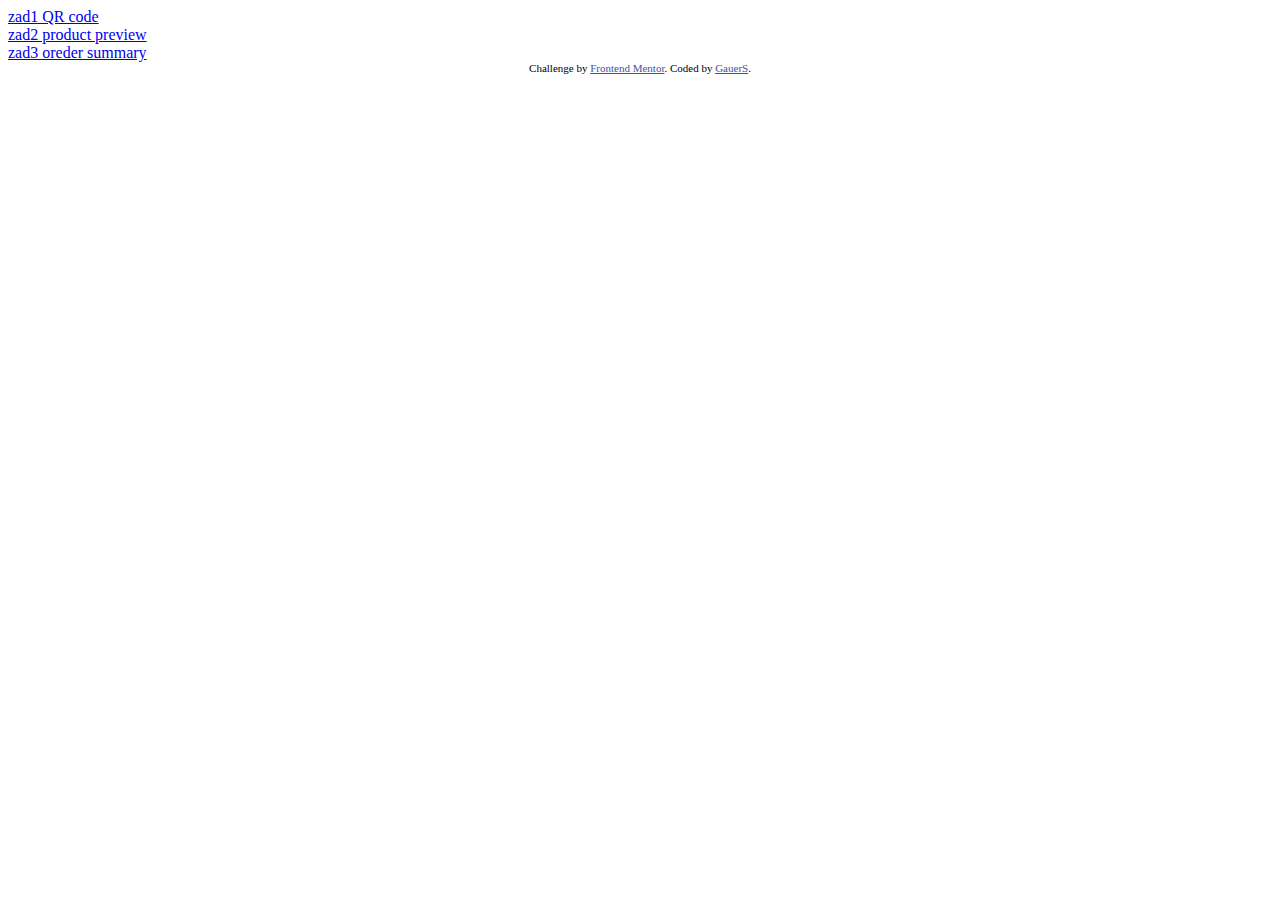
<file: index.html>
<!DOCTYPE html>
<html lang="pl">

<head>
    <meta charset="UTF-8">
    <meta name="viewport" content="width=device-width, initial-scale=1.0">
    <title>Frontendmentor Challenges</title>
    <style>
        .attribution {
            font-size: 11px;
            text-align: center;
        }

        .attribution a {
            color: hsl(228, 45%, 44%);
        }
    </style>
</head>

<body>
    <a href="./qr-code-component-main/index.html">zad1 QR code</a>
    <br>
    <a href="./product-preview-card-component-main/index.html">zad2 product preview</a>
    <br>
    <a href="./order-summary-component-main/index.html">zad3 oreder summary</a>
    <br>

    <div class="attribution">
        Challenge by <a href="https://www.frontendmentor.io?ref=challenge" target="_blank">Frontend Mentor</a>.
        Coded by <a href="#">GauerS</a>.
    </div>
</body>

</html>
</file>
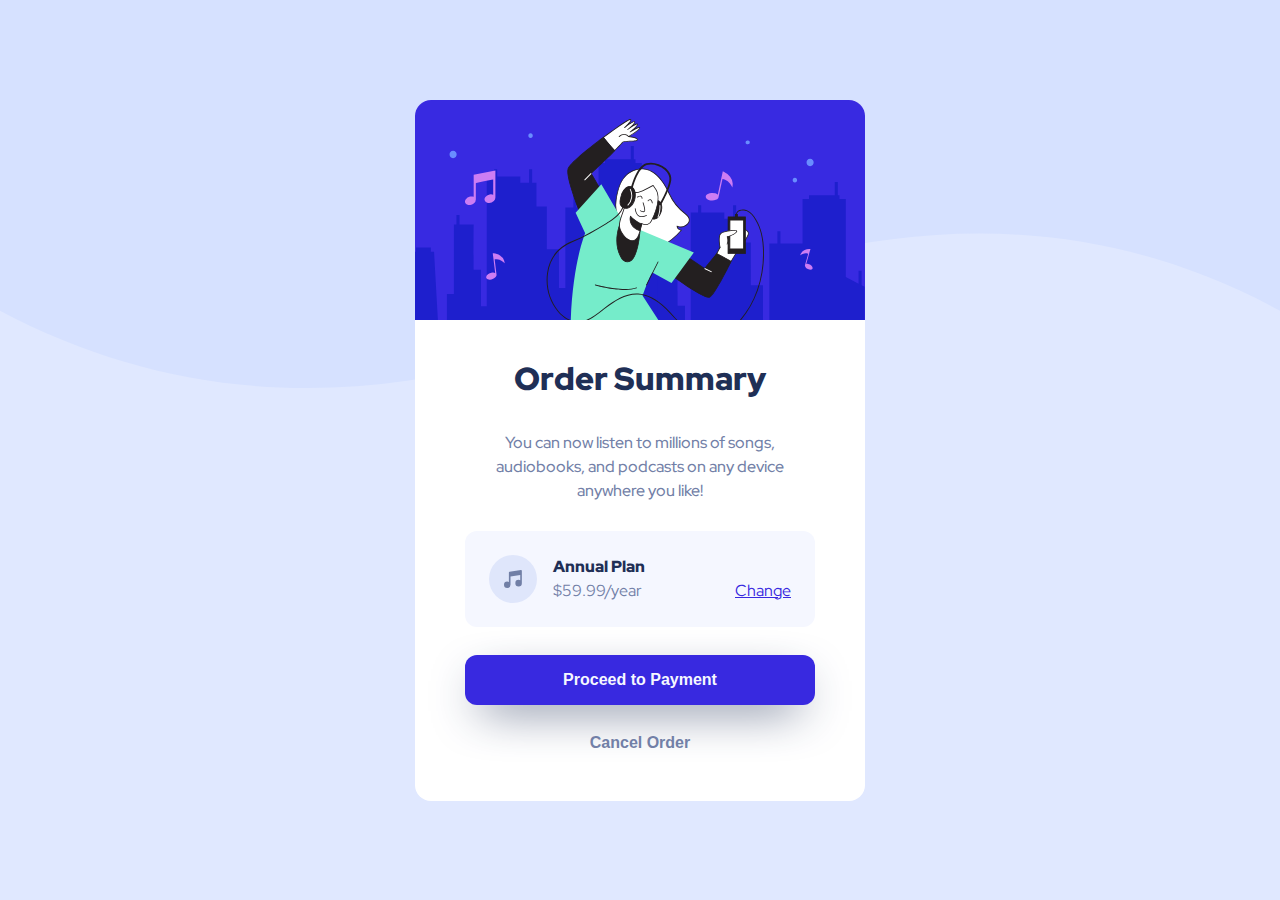
<file: order-summary-component-main/index.html>
<!DOCTYPE html>
<html lang="en">

<head>
    <meta charset="UTF-8">
    <meta name="viewport" content="width=device-width, initial-scale=1.0">
    <!-- displays site properly based on user's device -->
    <link rel="icon" type="image/png" sizes="32x32" href="./images/favicon-32x32.png">
    <title>Frontend Mentor | Order summary card</title>
    <!-- Feel free to remove these styles or customise in your own stylesheet 👍 -->
    <link rel="stylesheet" href="style.css">
</head>

<body>
    <section class="container">
        <figure>
            <img src="./images/illustration-hero.svg" alt="illustration hero">
        </figure>
        <h1>Order Summary</h1>
        <p>You can now listen to millions of songs, audiobooks, and podcasts on any device anywhere you like!</p>
        <div class="plan">
            <img src="./images/icon-music.svg" alt="icon music">
            <span class="planname">Annual Plan</span>
            <br>
            <span class="price">$59.99/year</span>
            <a href="">Change</a>
        </div>
        <button class="proceed">Proceed to Payment</button>
        <button class="cancel">Cancel Order</button>
    </section>

    <!-- Order Summary

  You can now listen to millions of songs, audiobooks, and podcasts on any 
  device anywhere you like!

  Annual Plan
  $59.99/year

  Change

  Proceed to Payment
  Cancel Order -->
</body>

</html>
</file>
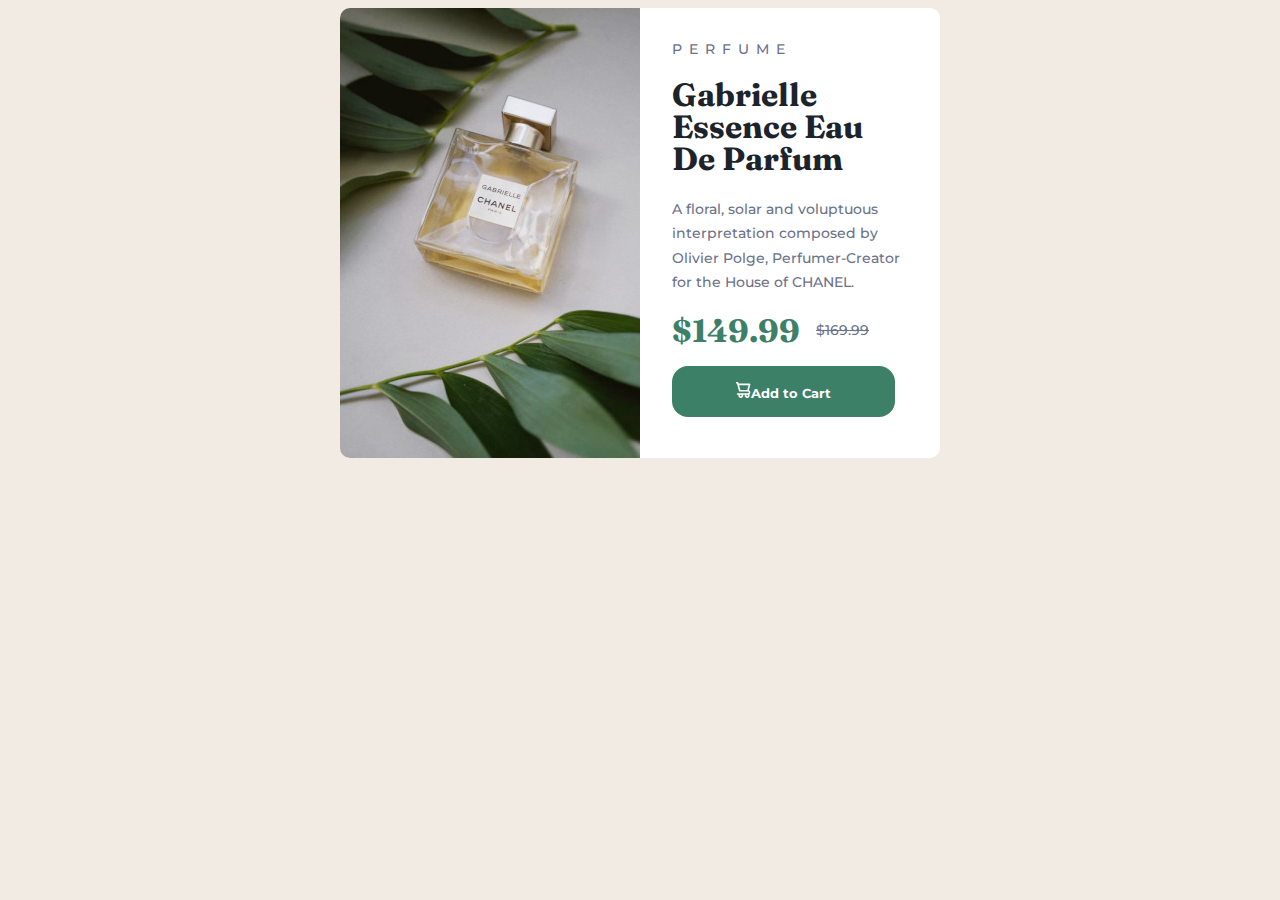
<file: product-preview-card-component-main/index.html>
<!DOCTYPE html>
<html lang="en">

<head>
    <meta charset="UTF-8">
    <meta name="viewport" content="width=device-width, initial-scale=1.0">
    <!-- displays site properly based on user's device -->
    <link rel="icon" type="image/png" sizes="32x32" href="./images/favicon-32x32.png">
    <title>Frontend Mentor | Product preview card component</title>
    <!-- Feel free to remove these styles or customise in your own stylesheet 👍 -->
    <link rel="stylesheet" href="style.css">
</head>

<body>
    <div class="container">
        <section class="image">
            <img alt="product image">
        </section>
        <section class="content">
            <p>Perfume</p>
            <h1>Gabrielle Essence Eau De Parfum</h1>
            <p>A floral, solar and voluptuous interpretation composed by Olivier Polge, Perfumer-Creator for the House
                of CHANEL.</p>
            <p>
                <span class="pricenow">$149.99</span><span class="pricebefore">$169.99</span>
            </p>
            <button><img src="./images/icon-cart.svg" alt="shopping cart icon">Add to Cart</button>
        </section>
    </div>



    <!-- Gabrielle Essence Eau De Parfum

    A floral, solar and voluptuous interpretation composed by Olivier Polge,
    Perfumer-Creator for the House of CHANEL.

    $149.99
    $169.99

    Add to Cart -->

</body>

</html>
</file>
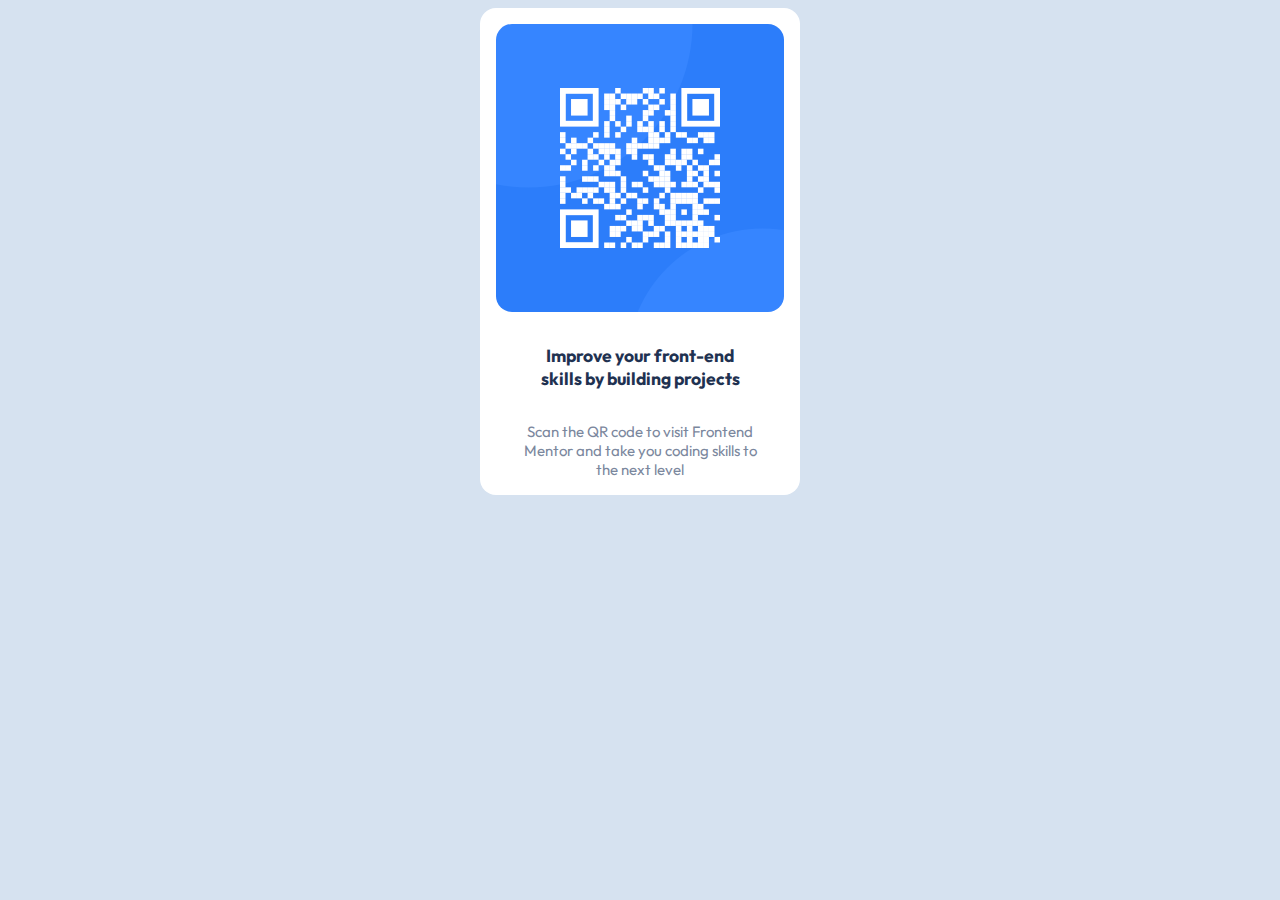
<file: qr-code-component-main/index.html>
<!DOCTYPE html>
<html lang="en">

<head>
  <meta charset="UTF-8">
  <meta name="viewport" content="width=device-width, initial-scale=1.0">
  <!-- displays site properly based on user's device -->
  <link rel="icon" type="image/png" sizes="32x32" href="./images/favicon-32x32.png">
  <title>Frontend Mentor | QR code component</title>
  <link rel="stylesheet" href="style.css">
</head>

<body>
  <div class="container">
    <img src="./images/image-qr-code.png" alt="qr code">
    <h3>Improve your front-end<br>skills by building projects</h3>
    <p>Scan the QR code to visit Frontend<br>Mentor and take you coding skills to<br>the next level</p>
  </div>
</body>

</html>
</file>
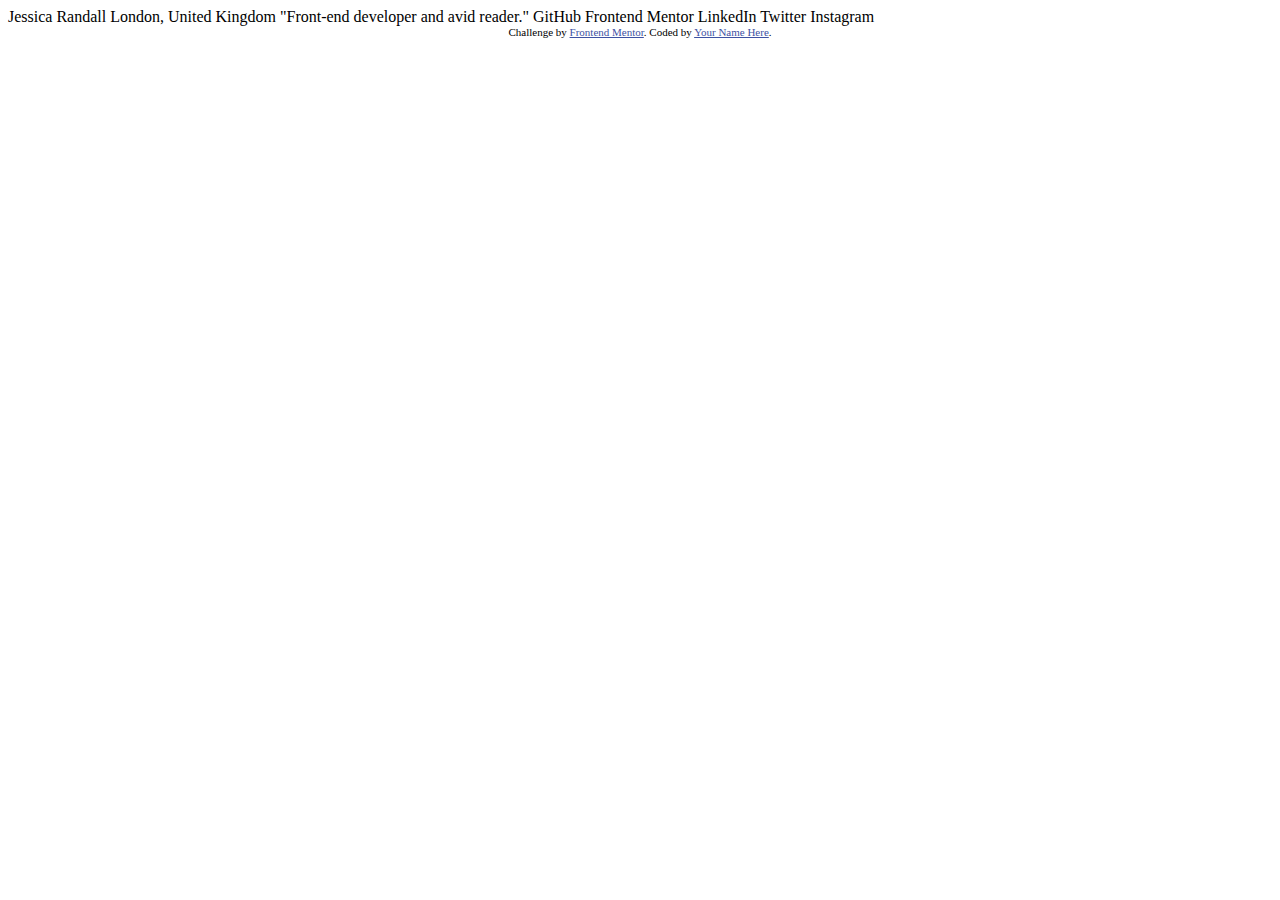
<file: social-links-profile-main/index.html>
<!DOCTYPE html>
<html lang="en">
<head>
  <meta charset="UTF-8">
  <meta name="viewport" content="width=device-width, initial-scale=1.0"> <!-- displays site properly based on user's device -->

  <link rel="icon" type="image/png" sizes="32x32" href="./assets/images/favicon-32x32.png">
  
  <title>Frontend Mentor | Social links profile</title>

  <!-- Feel free to remove these styles or customise in your own stylesheet 👍 -->
  <style>
    .attribution { font-size: 11px; text-align: center; }
    .attribution a { color: hsl(228, 45%, 44%); }
  </style>
</head>
<body>

  Jessica Randall
  London, United Kingdom
  "Front-end developer and avid reader."

  GitHub
  Frontend Mentor
  LinkedIn
  Twitter
  Instagram
  
  <div class="attribution">
    Challenge by <a href="https://www.frontendmentor.io?ref=challenge" target="_blank">Frontend Mentor</a>. 
    Coded by <a href="#">Your Name Here</a>.
  </div>
</body>
</html>
</file>
<file: order-summary-component-main/style.css>
@import url('https://fonts.googleapis.com/css2?family=Red+Hat+Display:wght@500;700;900&display=swap');

:root {
    --pale-blue: hsl(225, 100%, 94%);
    --bright-blue: hsl(245, 75%, 52%);

    --very-pale-blue: hsl(225, 100%, 98%);
    --desaturated-blue: hsl(224, 23%, 55%);
    --dark-blue: hsl(223, 47%, 23%);

    --hover-color: hsl(244.5, 82.6%, 68.4%);
}

body {
    /* width: 1440px;
    height: 900px; */
    display: flex;
    justify-content: center;
    align-items: center;
    background-color: var(--pale-blue);
    background-image: url(./images/pattern-background-desktop.svg);
    background-repeat: no-repeat;
    background-position: top left;
    background-size: contain;
    margin: 0;
    font-family: 'Red Hat Display', sans-serif;
    min-height: 100dvh;
    /*test*/
    font-size: 16px;
    line-height: 1.5;
}

.container {
    display: flex;
    flex-flow: column nowrap;
    background-color: white;
    max-width: 450px;
    color: var(--desaturated-blue);
    border-radius: 1rem;
    gap: 1.75rem;
}

.container>*:not(figure) {
    margin-left: 50px;
    margin-right: 50px;
    text-align: center;
}

.container {
    figure {
        margin: 0;
    }

    figure img {
        border-top-left-radius: 1rem;
        border-top-right-radius: 1rem;
    }

    h1 {
        font-weight: 900;
        color: var(--dark-blue);
        margin-top: 0;
        margin-bottom: 0;
        font-size: 2rem;
    }

    p {
        font-weight: 500;
        /* font-size: 16px; */
        margin-top: 0;
        margin-bottom: 0;
    }

    .plan {
        background-color: var(--very-pale-blue);
        border-radius: .75rem;
        padding: 1.5rem;
    }

    button {
        font-weight: 700;
        border: 0;
        font-size: 16px;
    }

    .proceed {
        background-color: var(--bright-blue);
        color: var(--very-pale-blue);
        border-radius: .75rem;
        box-shadow: var(--dark-blue) 0 1rem 3rem -1rem;
        padding: 1rem;
    }

    .proceed:hover {
        background-color: var(--hover-color);
        cursor: pointer;
    }

    .cancel {
        background-color: transparent;
        color: var(--desaturated-blue);
        margin-bottom: 3rem;
    }

    .cancel:hover {
        cursor: pointer;
        color: var(--dark-blue);
    }
}

.plan {
    img {
        float: left;
        margin-right: 1rem;
    }

    .planname {
        float: left;
        font-weight: 900;
        color: var(--dark-blue);
    }

    .price {
        float: left;
    }

    a {
        float: right;
    }

    a:link {
        color: var(--bright-blue);
    }

    a:visited {
        color: var(--bright-blue);
    }

    a:hover {
        color: var(--hover-color);
        cursor: pointer;
        text-decoration: none;
    }

    a:active {
        color: var(--bright-blue);
    }

}

@media screen and (max-width:640px) {
    .container {
        max-width: 327px;
    }

    figure>img {
        width: 327px;
    }

    .container>*:not(figure) {
        margin-left: 25px;
        margin-right: 25px;
    }
}
</file>
<file: product-preview-card-component-main/style.css>
@import url('https://fonts.googleapis.com/css2?family=Fraunces:opsz,wght@9..144,700&family=Montserrat:wght@500;700&display=swap');

:root {
    --dark-cyan: hsl(158, 36%, 37%);
    --cream: hsl(30, 38%, 92%);
    --very-dark-blue: hsl(212, 21%, 14%);
    --dark-grayish-blue: hsl(228, 12%, 48%);
    --white: hsl(0, 0%, 100%);
}

body {
    /* width: 1440px;
    height: 800px; */
    display: flex;
    align-items: center;
    justify-content: center;
    background-color: var(--cream);
}

.container {
    display: grid;
    grid-template-columns: repeat(2, 300px);
    grid-template-rows: 450px;
    border-radius: 10px;
    background-color: var(--white);
}

/* 
.container>* {
    max-width: 300px;
} */

.image img {
    /* width: 300px; */
    content: url(./images/image-product-desktop-scaled.jpg);
    border-top-left-radius: 10px;
    border-bottom-left-radius: 10px;
    border-top-right-radius: 0;
    border-bottom-right-radius: 0;
}

.content {
    padding: 2rem;
}

.content p {
    font-size: 14px;
    color: var(--dark-grayish-blue);
    margin: 0;
}

.content p:first-of-type {
    text-transform: uppercase;
    font-family: 'Montserrat', sans-serif;
    font-weight: 500;
    letter-spacing: 0.5em;
}

h1 {
    font-family: 'Fraunces', serif;
    font-weight: 700;
    color: var(--very-dark-blue);
    font-size: 2rem;
    line-height: 1;
}

.content h1+p {
    font-family: 'Montserrat', sans-serif;
    font-weight: 500;
    line-height: 1.75;
}

.content p:last-of-type {
    margin-top: 1rem;
    margin-bottom: 1rem;
}

.pricenow {
    font-family: 'Fraunces', serif;
    font-weight: 700;
    color: var(--dark-cyan);
    padding: 2rem 1rem 2rem 0;
    font-size: 2rem;
}

.pricebefore {
    font-family: 'Montserrat', sans-serif;
    text-decoration: line-through;
    font-weight: 500;
    position: relative;
    top: -7px;
}

.content button {
    font-family: 'Montserrat', sans-serif;
    font-weight: 700;
    color: var(--white);
    background-color: var(--dark-cyan);
    padding: 1rem 4rem;
    border-radius: 1rem;
    border: none;
}

.content button:hover {
    background-color: var(--very-dark-blue);
}

@media screen and (max-width:640px) {
    .container {
        display: grid;
        grid-template-rows: 240px auto;
        grid-template-columns: 343px;
        border-radius: 10px;
        background-color: var(--white);
    }

    .image img {
        width: 343px;
        border-top-left-radius: 10px;
        border-top-right-radius: 10px;
        border-bottom-left-radius: 0;
        border-bottom-right-radius: 0;
        content: url(./images/image-product-mobile-scaled.jpg);
    }
}
</file>
<file: qr-code-component-main/style.css>
@import url('https://fonts.googleapis.com/css2?family=Outfit:wght@400;700&display=swap');

:root {
    --white-color: hsl(0, 0%, 100%);
    --light-gray-color: hsl(212, 45%, 89%);
    --grayish-blue-color: hsl(220, 15%, 55%);
    --dark-blue-color: hsl(218, 44%, 22%);
}

/* * {
    margin: 0;
    padding: 0;
    box-sizing: border-box;
    text-decoration: none;
    list-style: none;
} */

body {
    background-color: var(--light-gray-color);
    font-family: 'Outfit', sans-serif;
    font-size: 15px;
    /* width: 1440px;
    height: 800px; */
    display: flex;
    justify-content: center;
    align-items: center;
}

.container {
    background-color: var(--white-color);
    text-align: center;
    display: flex;
    justify-content: center;
    align-items: center;
    flex-direction: column;
}

.container,
.container img {
    border-radius: 1rem;
}

.container img {
    width: 288px;
    /*do dopracowania*/
}

.container>* {
    margin: 1rem;
}

.container h3 {
    font-weight: 700;
    color: var(--dark-blue-color);
}

.container p {
    font-weight: 400;
    color: var(--grayish-blue-color);
}
</file>
